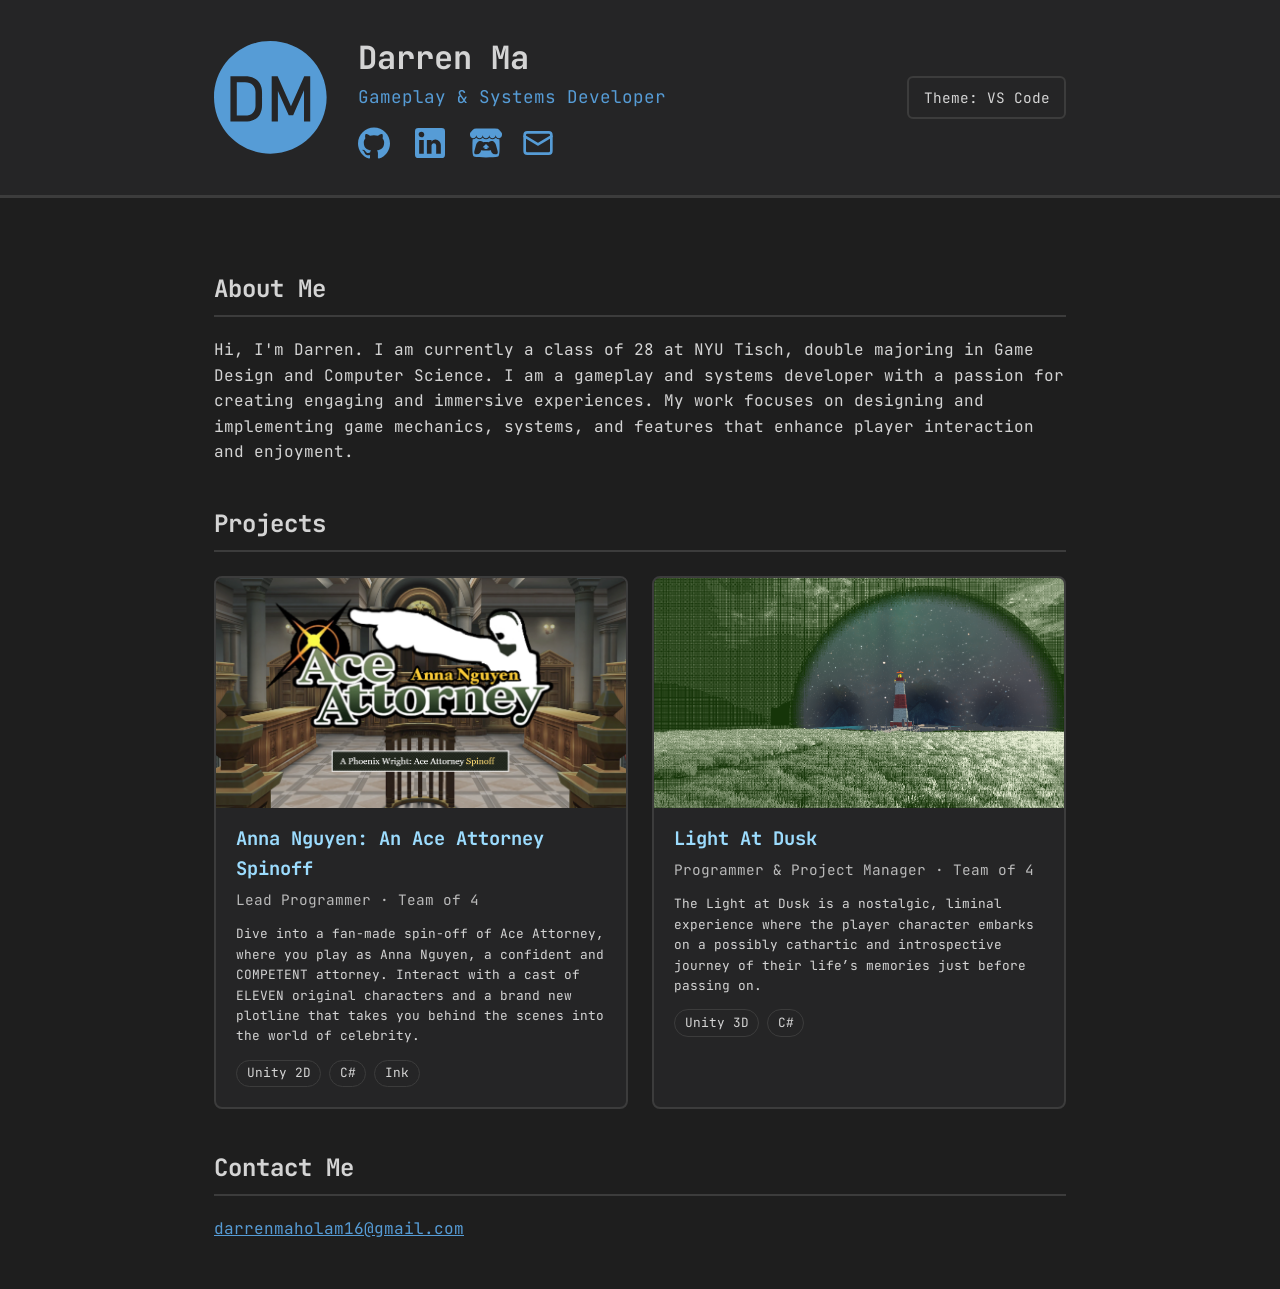
<file: index.html>
<!DOCTYPE html>
<html lang="en">

<script>
  try {
    var saved = localStorage.getItem("theme");
    if (saved) document.documentElement.setAttribute("data-theme", saved);
  } 
  catch (e) {

  }
</script>

<head>
  	<meta charset="UTF-8">
  	<meta name="viewport" content="width=device-width, initial-scale=1">
  	<title>Darren Ma | Gameplay & Systems Developer</title>
  	<meta name="description" content="Portfolio of Darren Ma, gameplay and systems developer.">
  	<link rel="stylesheet" href="css/style.css">

  	<link rel="preconnect" href="https://fonts.googleapis.com">
	<link rel="preconnect" href="https://fonts.gstatic.com" crossorigin>
	<link href="https://fonts.googleapis.com/css2?family=JetBrains+Mono:wght@400;700&display=swap" rel="stylesheet">
</head>

<body>
	<svg xmlns="http://www.w3.org/2000/svg" width="0" height="0"
		style="position:absolute" aria-hidden="true">

		<symbol id="icon-github" viewBox="0 0 24 24">
		<path d="M12 .297c-6.63 0-12 5.373-12 12 0 5.303 3.438 9.8 8.205 11.385.6.113.82-.258.82-.577 0-.285-.01-1.04-.015-2.04-3.338.724-4.042-1.61-4.042-1.61C4.422 18.07 3.633 17.7 3.633 17.7c-1.087-.744.084-.729.084-.729 1.205.084 1.838 1.236 1.838 1.236 1.07 1.835 2.809 1.305 3.495.998.108-.776.417-1.305.76-1.605-2.665-.3-5.466-1.332-5.466-5.93 0-1.31.465-2.38 1.235-3.22-.135-.303-.54-1.523.105-3.176 0 0 1.005-.322 3.3 1.23.96-.267 1.98-.399 3-.405 1.02.006 2.04.138 3 .405 2.28-1.552 3.285-1.23 3.285-1.23.645 1.653.24 2.873.12 3.176.765.84 1.23 1.91 1.23 3.22 0 4.61-2.805 5.625-5.475 5.92.42.36.81 1.096.81 2.22 0 1.606-.015 2.896-.015 3.286 0 .315.21.69.825.57C20.565 22.092 24 17.592 24 12.297c0-6.627-5.373-12-12-12"/>
		</symbol>

		<symbol id="icon-linkedin" viewBox="0 0 24 24">
		<path fill-rule="evenodd" clip-rule="evenodd" d="M19 3A2 2 0 0 1 21 5V19A2 2 0 0 1 19 21H5A2 2 0 0 1 3 19V5A2 2 0 0 1 5 3H19ZM18.5 18.5V13.2A3.26 3.26 0 0 0 15.24 9.94C14.39 9.94 13.4 10.46 12.92 11.24V10.13H10.13V18.5H12.92V13.57C12.92 12.8 13.54 12.17 14.31 12.17A1.4 1.4 0 0 1 15.71 13.57V18.5H18.5ZM6.88 8.56A1.68 1.68 0 0 0 8.56 6.88C8.56 5.95 7.81 5.19 6.88 5.19A1.69 1.69 0 0 0 5.19 6.88C5.19 7.81 5.95 8.56 6.88 8.56ZM8.27 18.5V10.13H5.5V18.5H8.27Z"/>
		</symbol>

		<symbol id="icon-itchio" viewBox="0 0 24 24">
		<path d="M3.13 1.338C2.08 1.96.02 4.328 0 4.95v1.03c0 1.303 1.22 2.45 2.325 2.45 1.33 0 2.436-1.102 2.436-2.41 0 1.308 1.07 2.41 2.4 2.41 1.328 0 2.362-1.102 2.362-2.41 0 1.308 1.137 2.41 2.466 2.41h.024c1.33 0 2.466-1.102 2.466-2.41 0 1.308 1.034 2.41 2.363 2.41 1.33 0 2.4-1.102 2.4-2.41 0 1.308 1.106 2.41 2.435 2.41C22.78 8.43 24 7.282 24 5.98V4.95c-.02-.62-2.082-2.99-3.13-3.612-3.253-.114-5.508-.134-8.87-.133-3.362 0-7.945.053-8.87.133zm6.376 6.477a2.74 2.74 0 0 1-.468.602c-.5.49-1.19.795-1.947.795a2.786 2.786 0 0 1-1.95-.795c-.182-.178-.32-.37-.446-.59-.127.222-.303.412-.486.59a2.788 2.788 0 0 1-1.95.795c-.092 0-.187-.025-.264-.052-.107 1.113-.152 2.176-.168 2.95v.005l-.006 1.167c.02 2.334-.23 7.564 1.03 8.85 1.952.454 5.545.662 9.15.663 3.605 0 7.198-.21 9.15-.664 1.26-1.284 1.01-6.514 1.03-8.848l-.006-1.167v-.004c-.016-.775-.06-1.838-.168-2.95-.077.026-.172.052-.263.052a2.788 2.788 0 0 1-1.95-.795c-.184-.178-.36-.368-.486-.59-.127.22-.265.412-.447.59a2.786 2.786 0 0 1-1.95.794c-.76 0-1.446-.303-1.948-.793a2.74 2.74 0 0 1-.468-.602 2.738 2.738 0 0 1-.463.602 2.787 2.787 0 0 1-1.95.794h-.16a2.787 2.787 0 0 1-1.95-.793 2.738 2.738 0 0 1-.464-.602zm-2.004 2.59v.002c.795.002 1.5 0 2.373.953.687-.072 1.406-.108 2.125-.107.72 0 1.438.035 2.125.107.873-.953 1.578-.95 2.372-.953.376 0 1.876 0 2.92 2.934l1.123 4.028c.832 2.995-.266 3.068-1.636 3.07-2.03-.075-3.156-1.55-3.156-3.025-1.124.184-2.436.276-3.748.277-1.312 0-2.624-.093-3.748-.277 0 1.475-1.125 2.95-3.156 3.026-1.37-.004-2.468-.077-1.636-3.072l1.122-4.027c1.045-2.934 2.545-2.934 2.92-2.934zM12 12.714c-.002.002-2.14 1.964-2.523 2.662l1.4-.056v1.22c0 .056.56.033 1.123.007.562.026 1.124.05 1.124-.008v-1.22l1.4.055C14.138 14.677 12 12.713 12 12.713z"/>
		</symbol>

		<symbol id="icon-email" viewBox="0 0 24 24">
		<g fill="none" stroke="currentColor" stroke-width="2"
			stroke-linecap="round" stroke-linejoin="round">
			<rect x="2" y="4" width="20" height="16" rx="2"/>
			<path d="m22 7-10 6L2 7"/>
		</g>
		</symbol>

	</svg>

	<header class="site-header">
		<div class="header-inner">

		<!-- Logo -->
		<a href="./index.html" class="logo" aria-label="Darren Ma home">
			<svg xmlns="http://www.w3.org/2000/svg" viewBox="0 0 338.34 317.59" role="img">
			<title>Darren Ma Game Development Portfolio</title>
			<path class="logo-fill" d="M109.27,123.81c-5.19-4.89-12.5-7.34-21.93-7.34h-23.12v93.69h23.12c9.43,0,16.74-2.45,21.93-7.34,5.19-4.89,7.78-11.79,7.78-20.7v-37.62c0-8.91-2.59-15.81-7.78-20.7Z"/>
			<path class="logo-fill" d="M158.8,0C71.1,0,0,71.1,0,158.8s71.1,158.8,158.8,158.8,158.8-71.1,158.8-158.8S246.5,0,158.8,0ZM135.42,181.42c0,9.67-1.9,17.93-5.71,24.79-3.81,6.86-9.36,12.07-16.66,15.64-7.29,3.58-16.07,5.36-26.32,5.36h-40.43v-127.79h40.52c10.25,0,19.01,1.79,26.28,5.36,7.26,3.57,12.8,8.79,16.61,15.64,3.81,6.86,5.71,15.12,5.71,24.79v36.21ZM253.81,227.21v-88.07l-30.59,70.31h-12.48l-30.59-68.6v86.36h-17.49v-127.79h16.79l37.53,84.38,37.53-84.38h16.79v127.79h-17.49Z"/>
			</svg>
		</a>

		<!-- Name, tagline, links -->
		<div class = "header-text">
			<h1>Darren Ma</h1>
			<p class="tagline">Gameplay & Systems Developer</p>

			<ul class="social-links">
			<li>
				<a href="https://github.com/darrenma16" aria-label="GitHub">
				<svg fill="currentColor" aria-hidden="true"><use href="#icon-github"/></svg>
				</a>
			</li>
			<li>
				<a href="https://www.linkedin.com/in/darren-ma-b28ab3247/" aria-label="LinkedIn">
				<svg class="icon-linkedin" fill="currentColor" aria-hidden="true"><use href="#icon-linkedin"/></svg>
				</a>
			</li>
			<li>
				<a href="https://darrenma16.itch.io/" aria-label="itch.io">
				<svg fill="currentColor" aria-hidden="true"><use href="#icon-itchio"/></svg>
				</a>
			</li>
			<li>
				<a href="mailto:darrenmaholam16@gmail.com" aria-label="Email">
				<svg fill="currentColor" aria-hidden="true"><use href="#icon-email"/></svg>
				</a>
			</li>
			</ul>
		</div>
		
		<!-- Button -->
		<div>
			<button class = "theme-toggle" id = "theme-toggle" type = "button">Theme</button>
		</div>
	</header>

	<main>
		<h2>About Me</h2>
		<section>
			<p>
				Hi, I'm Darren. I am currently a class of 28 at NYU Tisch, 
				double majoring in Game Design and Computer Science. I am 
				a gameplay and systems developer with a passion for 
				creating engaging and immersive experiences. My work 
				focuses on designing and implementing game mechanics, systems, 
				and features that enhance player interaction and enjoyment.
			</p>
		</section>

		<section id="projects">

			<h2>Projects</h2>

			<ul class="projects-grid">

				<li>
					<article class="project-card">
						<img src="../images/Project_Banner_AceAttorneyClone.png" alt="Gameplay Screenshot of Ace Attorney Spinoff Project"
							width="640" height="360" loading="lazy">
						<div class="project-body">
							<h3><a href="projects/anna-nguyen.html">Anna Nguyen: An Ace Attorney Spinoff</a></h3>
							
							<p class="project-role">
								Lead Programmer · Team of 4
							</p>
							
							<p class="project-desc">
								Dive into a fan-made spin-off of Ace Attorney, where you play as Anna Nguyen,
								a confident and COMPETENT attorney. Interact with a cast of ELEVEN original 
								characters and a brand new plotline that takes you behind the scenes into the 
								world of celebrity.
							</p>
							
							<ul class="project-tags">
								<li>Unity 2D</li>
								<li>C#</li>
								<li>Ink</li>
							</ul>
						</div>
					</article>
				</li>

				<li>
					<article class="project-card">
						<img src="../images/Project_Banner_LightAtDusk.png" alt="Gameplay screenshot of Project Two"
							width="640" height="360" loading="lazy">
						<div class="project-body">
							<h3><a href="projects/project-two.html">Light At Dusk</a></h3>
							
							<p class="project-role">
								Programmer & Project Manager · Team of 4
							</p>
							
							<p class="project-desc">
								The Light at Dusk is a nostalgic, liminal experience where the player 
								character embarks on a possibly cathartic and introspective journey of their 
								life’s memories just before passing on.
							</p>
							
							<ul class="project-tags">
								<li>Unity 3D</li>
								<li>C#</li>
							</ul>
						</div>
					</article>
				</li>

			</ul>
		</section>

		<section>
			<h2>Contact Me</h2>
			<p>
				<a href="mailto:darrenmaholam16@gmail.com">darrenmaholam16@gmail.com</a>
			</p>
		</section>
	</main>

	<script src="js/theme.js"></script>
</body>

</html>
</file>
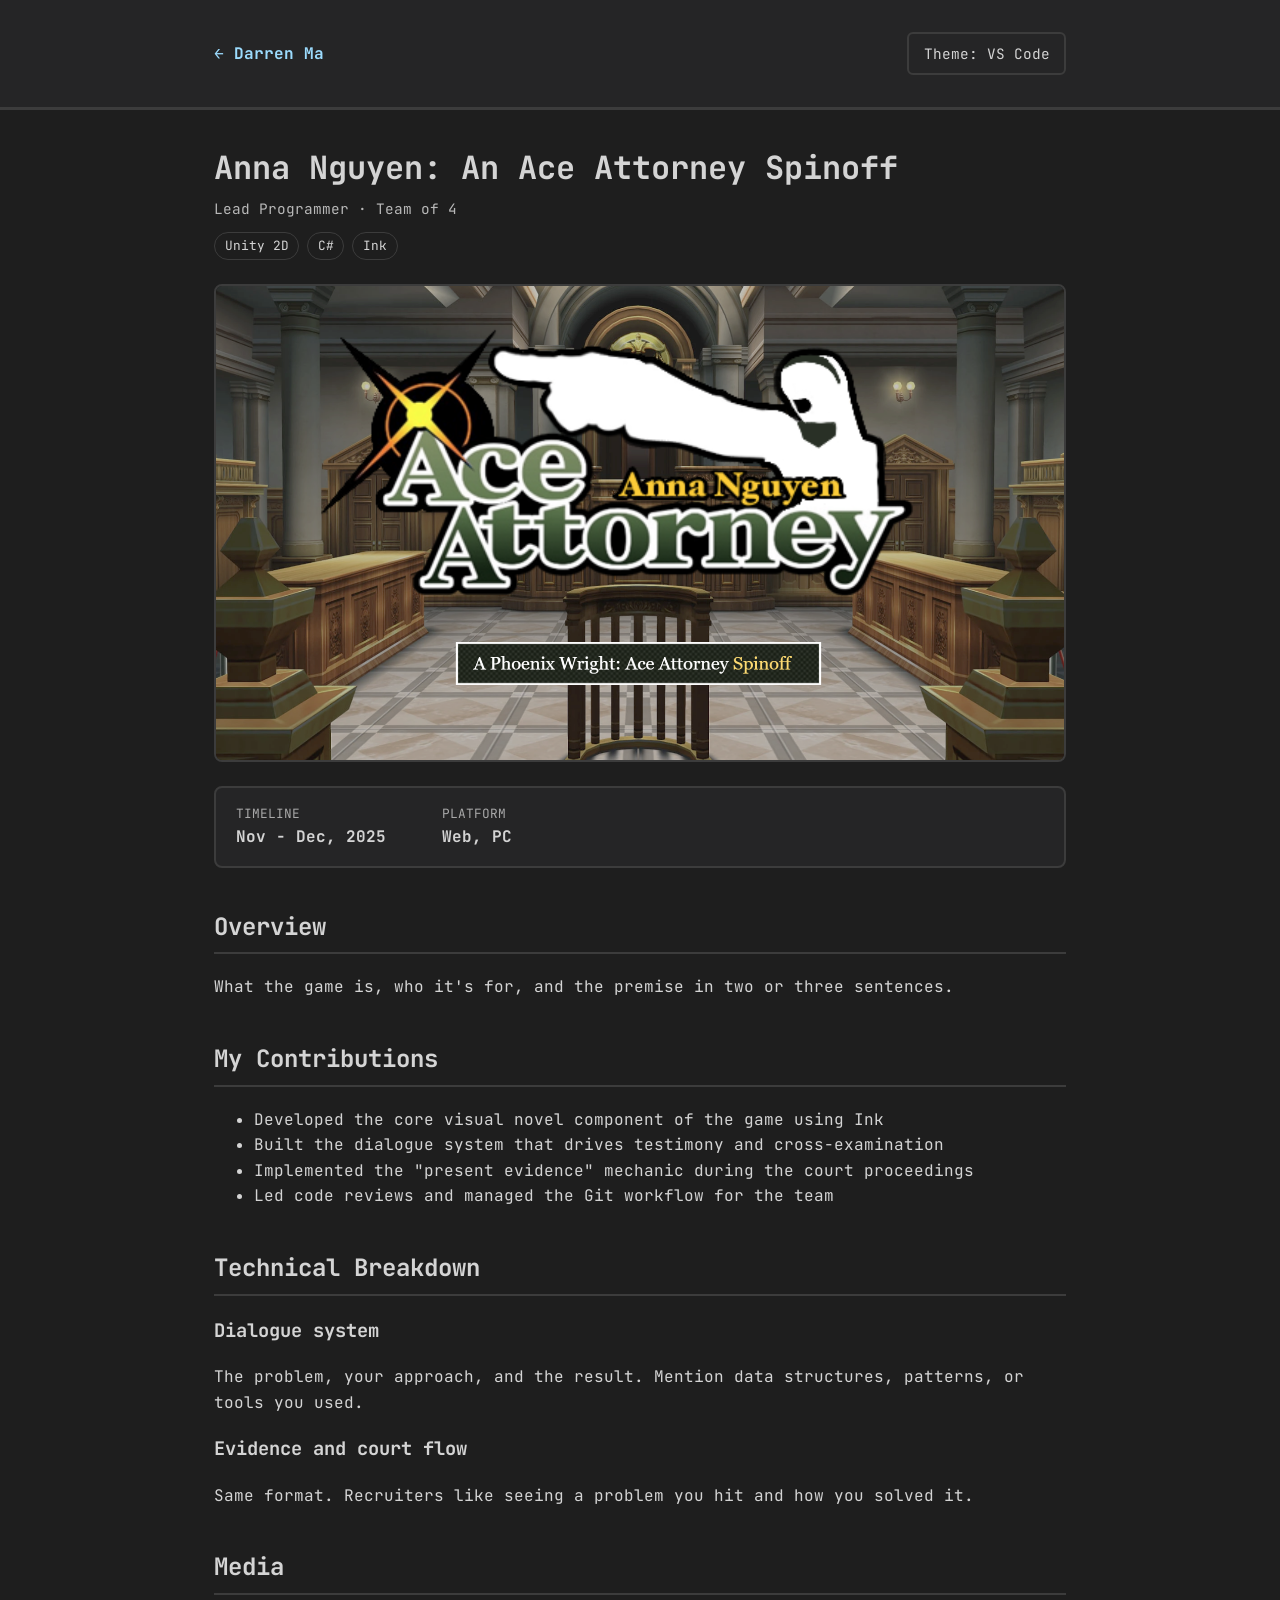
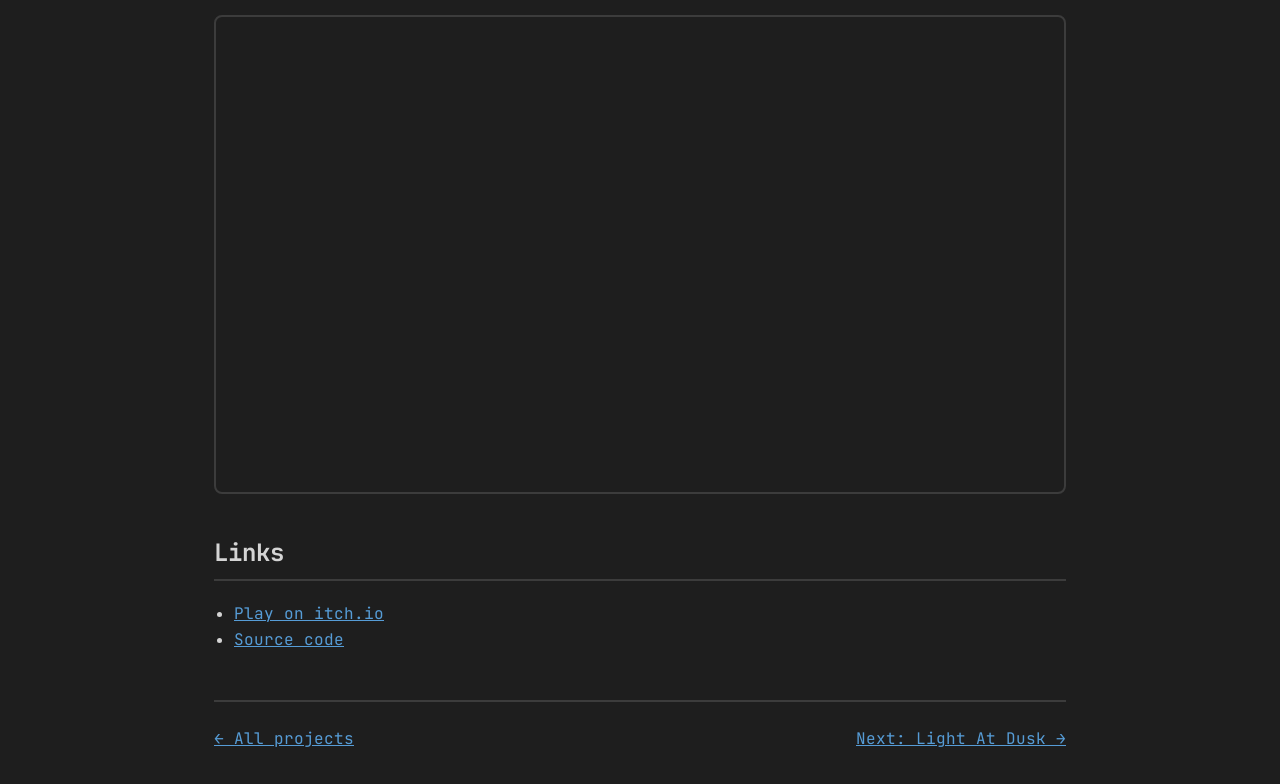
<file: projects/anna-nguyen.html>
<!DOCTYPE html>
<html lang="en">
<head>
	<meta charset="UTF-8">
	<meta name="viewport" content="width=device-width, initial-scale=1">
	<title>Anna Nguyen: An Ace Attorney Spinoff | Darren Ma</title>
	<meta name="description" content="Lead programmer on a fan-made Ace Attorney spinoff built in Unity 2D.">

	<!-- Same Google Fonts links as index.html -->
	<link rel="preconnect" href="https://fonts.googleapis.com">
	<link rel="preconnect" href="https://fonts.gstatic.com" crossorigin>
	<link href="https://fonts.googleapis.com/css2?family=JetBrains+Mono:wght@400;700&display=swap" rel="stylesheet">

	<link rel="stylesheet" href="../css/style.css">
	<script>
		try {
		var saved = localStorage.getItem("theme");
		if (saved) document.documentElement.setAttribute("data-theme", saved);
		} catch (e) {}
	</script>
</head>

<body>
	<header class="site-header">
		<div class="header-inner">
		<a href="../index.html" class="back-home">← Darren Ma</a>
		<button class="theme-toggle" id="theme-toggle" type="button">Theme</button>
		</div>
	</header>

	<main class="project-page">

		<!-- Title block -->
		<h1>Anna Nguyen: An Ace Attorney Spinoff</h1>
		<p class="project-role">Lead Programmer · Team of 4</p>
		<ul class="project-tags">
			<li>Unity 2D</li>
			<li>C#</li>
			<li>Ink</li>
		</ul>

		<!-- Hero image -->
		<img class="project-hero" src="../images/Project_Banner_AceAttorneyClone.png"
			alt="Gameplay screenshot of the Ace Attorney spinoff"
			width="1280" height="720">

		<!-- Quick facts -->
		<dl class="project-facts">
			<div>
				<dt>Timeline</dt>
				<dd>Nov - Dec, 2025</dd>
			</div>
			<div>
				<dt>Platform</dt>
				<dd>Web, PC</dd>
			</div>
		</dl>

		<section>
			<h2>Overview</h2>
			<p>
				What the game is, who it's for, and the premise in two or three sentences.
			</p>
		</section>

		<section>
			<h2>My Contributions</h2>
			<ul>
				<li>Developed the core visual novel component of the game using Ink</li>
				<li>Built the dialogue system that drives testimony and cross-examination</li>
				<li>Implemented the "present evidence" mechanic during the court proceedings</li>
				<li>Led code reviews and managed the Git workflow for the team</li>
			</ul>
		</section>

		<section>
			<h2>Technical Breakdown</h2>
			<h3>Dialogue system</h3>
			<p>The problem, your approach, and the result. Mention data structures, patterns, or tools you used.</p>

			<h3>Evidence and court flow</h3>
			<p>Same format. Recruiters like seeing a problem you hit and how you solved it.</p>
		</section>

		<section>
			<h2>Media</h2>
			<div class="video-embed">
				<iframe src="https://www.youtube.com/embed/VIDEO_ID"
						title="Gameplay trailer for the Ace Attorney spinoff"
						loading="lazy" allowfullscreen></iframe>
			</div>
			</section>

			<section>
			<h2>Links</h2>
			<ul class="project-links">
				<li><a href="https://darrenma16.itch.io/" target="_blank" rel="noopener">Play on itch.io</a></li>
				<li><a href="https://github.com/darrenma16/REPO-NAME" target="_blank" rel="noopener">Source code</a></li>
			</ul>
		</section>

		<!-- Navigation between projects -->
		<nav class="project-nav" aria-label="Project navigation">
		<a href="../index.html#projects">← All projects</a>
		<a href="light-at-dusk.html">Next: Light At Dusk →</a>
		</nav>

	</main>

	<script src="../js/theme.js"></script>
</body>

</html>
</file>
<file: css/style.css>
/* Default Colour Theme */
:root {
  --bg: #1e1e1e;
  --surface: #252526;
  --text: #d4d4d4;
  --accent: #569cd6;
  --accent-text: #9cdcfe;
  --accent-hover: #9cdcfe;
  --border: #3c3c3c;

  --font-mono: "JetBrains Mono", Consolas, Menlo, monospace;
}

/* Terminal Colour Theme */
:root[data-theme="terminal"] {
  --bg: #0c0c0c;
  --surface: #141414;
  --text: #d0ffd0;
  --accent: #33ff33;
  --accent-text: #33ff33;
  --accent-hover: #b6ffb6;
  --border: #1f7a1f;
  --font: "JetBrains Mono", Consolas, Menlo, monospace;
}

/* VS Code Colour Theme */
:root[data-theme="vscode"] {
  --bg: #1e1e1e;
  --surface: #252526;
  --text: #d4d4d4;
  --accent: #569cd6;
  --accent-text: #9cdcfe;
  --accent-hover: #9cdcfe;
  --border: #3c3c3c;
  --font: "JetBrains Mono", Consolas, Menlo, monospace;
}

* { box-sizing: border-box; }

body {
  margin: 0;
  background: var(--bg);
  color: var(--text);
  font-family: var(--font-mono);
  line-height: 1.6;

  transition: background-color 0.03s ease, color 0.3s ease;
  
  /*  */
  cursor: default;
}

.site-header {
  background: var(--surface);
  border-bottom: 3px solid var(--border);
  position: relative;
}

.header-text{
  flex: 1 1 16rem;
}

.header-inner,
main {
  max-width: 900px;
  margin: 0 auto;
  padding: 2rem 1.5rem;
}

.header-inner {
  display: flex;
  flex-wrap: wrap;
  align-items: center;
  gap: 1.5rem;
}

.social-links {
  display: flex;
  flex-wrap: wrap;
  align-items: center;
  gap: 1.25rem;
  list-style: none;
  padding: 0;
  margin: 0.75rem 0 0;
}

.social-links a {
  display: block;
  color: var(--accent);
  transition: color 0.3s ease, transform 0.2s ease;
}

.social-links a:hover,
.social-links a:focus-visible {
  color: var(--accent-hover);
  transform: translateY(-2px);
}

.social-links svg {
  width: 32px;
  height: 32px;
  display: block;
}

.social-links .icon-linkedin {
  width: 40px;
  height: 40px;
}

.logo svg { width: 120px; height: auto; display: block; }
.logo-fill { fill: var(--accent); transition: fill 0.3s ease; }
.logo:hover .logo-fill,
.logo:focus-visible .logo-fill { fill: var(--accent-hover); }

h1, h2, .tagline {
  font-family: var(--font-mono);
}

h1 { 
  margin: 0; 
  font-size: 2rem; 
}

h2 {
  margin-top: 2.5rem;
  padding-bottom: 0.4rem;
  border-bottom: 2px solid var(--border);
}
.tagline { margin: 0; font-size: 1.1rem; color: var(--accent); }

a { color: var(--accent); }
a:hover,
a:focus-visible { color: var(--accent-hover); }

/* Theme Buttons */
.theme-toggle {
  margin-left: auto;
  align-self: flex-end;
  padding: 0.5rem 0.9rem;
  font: inherit;
  font-size: 0.9rem;
  color: var(--text);
  background: transparent;
  border: 2px solid var(--border);
  border-radius: 6px;
  cursor: pointer;
  transition: border-color 0.3s ease, color 0.3s ease;
}

.theme-toggle:hover,
.theme-toggle:focus-visible {
  color: var(--accent-hover);
  border-color: var(--accent-hover);
}

/* Projects Grid and Cards */
.projects-grid {
  display: grid;
  gap: 1.5rem;
  list-style: none;
  padding: 0;
  margin: 1.5rem 0 0;
}

.project-card {
  /* anchors the stretched link */
  position: relative;
  height: 100%;
  background: var(--surface);
  border: 2px solid var(--border);
  border-radius: 8px;
  overflow: hidden;
  transition: transform 0.2s ease, border-color 0.3s ease;
}

.project-card:hover,
.project-card:focus-within {
  transform: translateY(-4px);
  border-color: var(--accent-hover);
}

.project-card img {
  display: block;
  width: 100%;
  height: auto;
  aspect-ratio: 16 / 9;
  object-fit: cover;
}

.project-body { padding: 1rem 1.25rem 1.25rem; }

.project-body h3 { margin: 0 0 0.25rem; }

.project-body h3 a {
  color: var(--accent-text);
  text-decoration: none;
}

/* makes the whole card clickable */
.project-body h3 a::after {
  content: "";
  position: absolute;
  inset: 0;
}

.project-card:focus-within { outline: 2px solid var(--accent-hover); outline-offset: 2px; }

.project-role { margin: 0 0 0.75rem; font-size: 0.9rem; opacity: 0.85; }

.project-tags {
  display: flex;
  flex-wrap: wrap;
  gap: 0.5rem;
  list-style: none;
  padding: 0;
  margin: 0.75rem 0 0;
}

.project-tags li {
  font-size: 0.8rem;
  padding: 0.15rem 0.6rem;
  border: 1px solid var(--border);
  border-radius: 999px;
}

.project-desc {
  font-size: 0.8rem;
}

/* Mobile default */
.header-inner {
  display: flex;
  flex-wrap: wrap;
  gap: 1.5rem;
}

.logo svg { 
  width: 90px; 
}

.theme-toggle {
  /* make buttons full-width on phones, easy to tap */
  width: 100%;
  margin-left: 0;
}

/* Projects HTML Files */
.back-home {
  color: var(--accent-text);
  text-decoration: none;
  font-weight: 700;
}

.project-page h1 { margin-bottom: 0.25rem; }

.project-hero {
  display: block;
  width: 100%;
  height: auto;
  margin: 1.5rem 0;
  border: 2px solid var(--border);
  border-radius: 8px;
}

.project-facts {
  display: grid;
  grid-template-columns: repeat(2, 1fr);
  gap: 1rem;
  margin: 0 0 1rem;
  padding: 1rem 1.25rem;
  background: var(--surface);
  border: 2px solid var(--border);
  border-radius: 8px;
}

.project-facts dt { font-size: 0.8rem; opacity: 0.75; text-transform: uppercase; }
.project-facts dd { margin: 0; font-weight: 700; }

.video-embed {
  position: relative;
  aspect-ratio: 16 / 9;
  border: 2px solid var(--border);
  border-radius: 8px;
  overflow: hidden;
}

.video-embed iframe {
  position: absolute;
  inset: 0;
  width: 100%;
  height: 100%;
  border: 0;
}

.project-links { padding-left: 1.25rem; }

.project-nav {
  display: flex;
  flex-wrap: wrap;
  justify-content: space-between;
  gap: 1rem;
  margin-top: 3rem;
  padding-top: 1.5rem;
  border-top: 2px solid var(--border);
}

/* Tablet and Larger */
@media (min-width: 768px) {
  .logo svg { 
    width: 120px; 
  }

  .theme-toggle {
    width: auto;
    margin-left: auto;
    align-self: flex-end;
  }

  .projects-grid { 
    grid-template-columns: repeat(2, 1fr); 
  }

  .project-facts { 
    grid-template-columns: repeat(4, 1fr); 
  }
}
</file>
